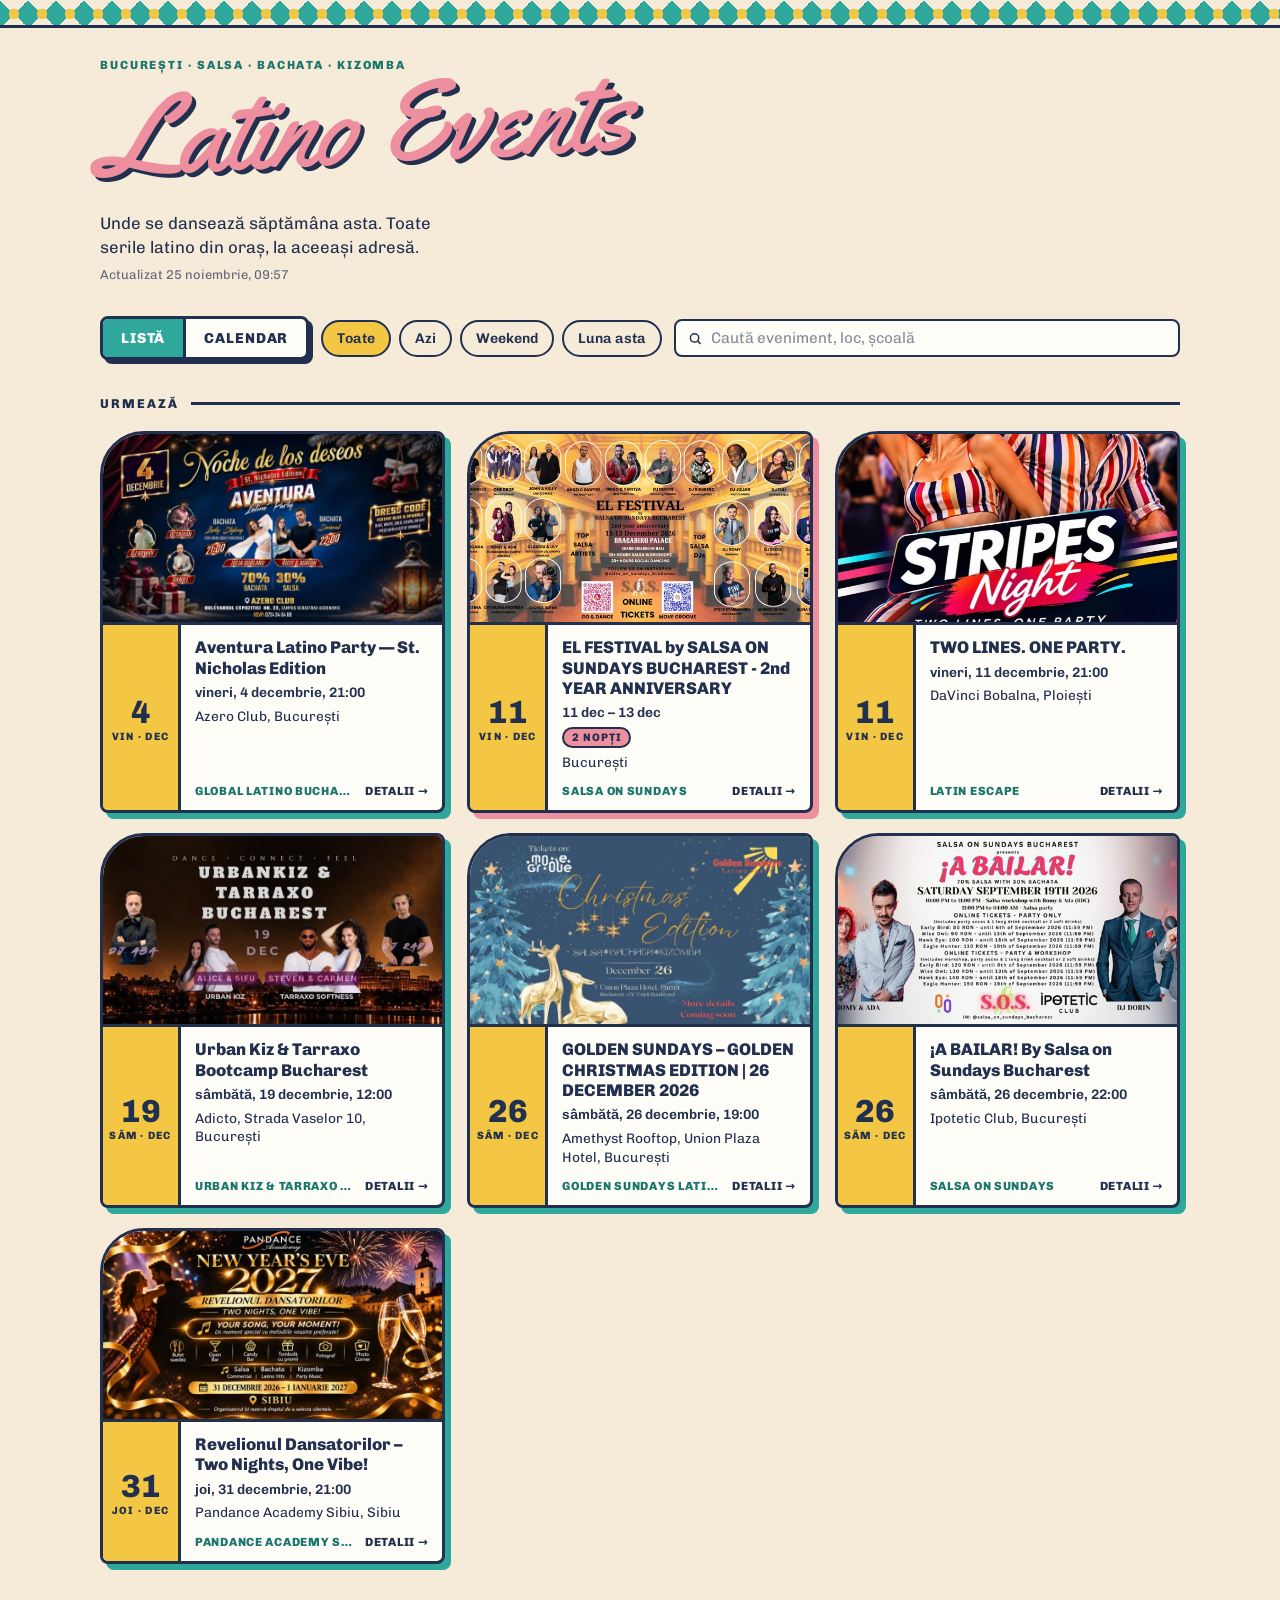
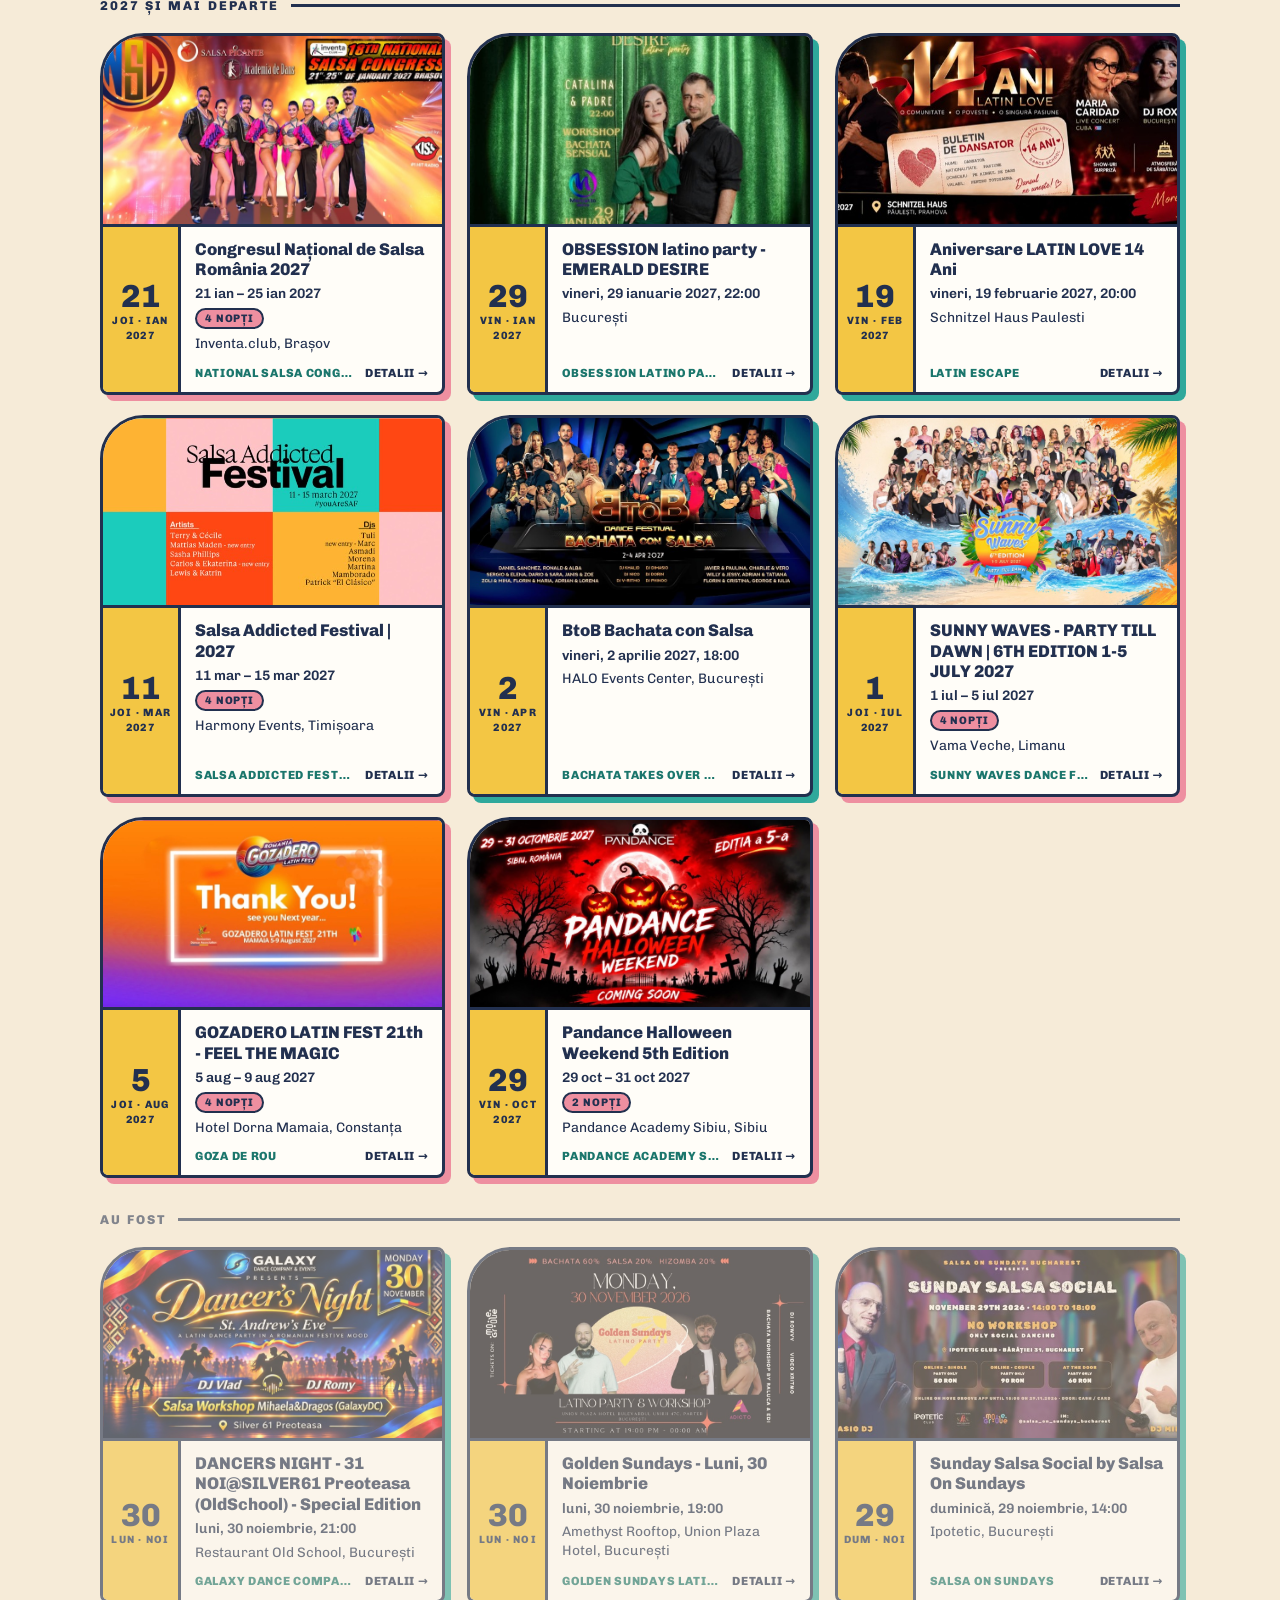
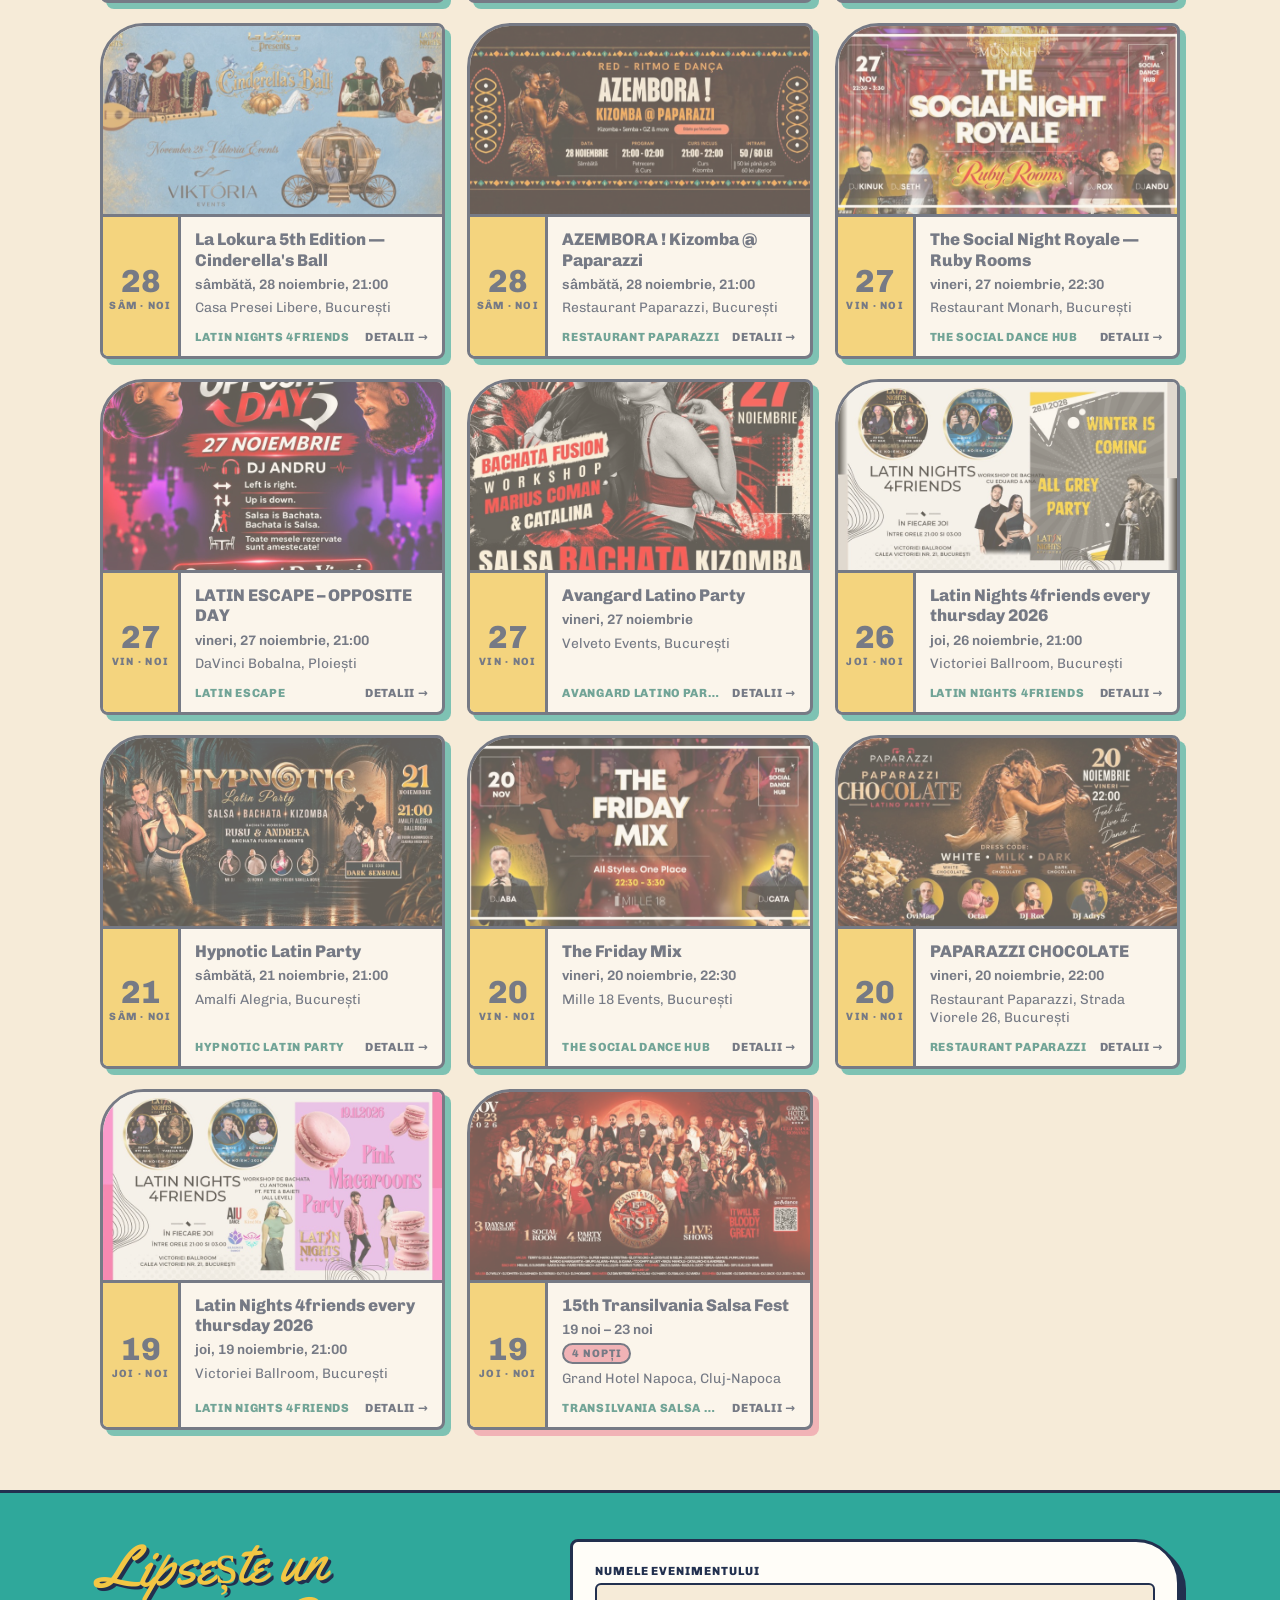
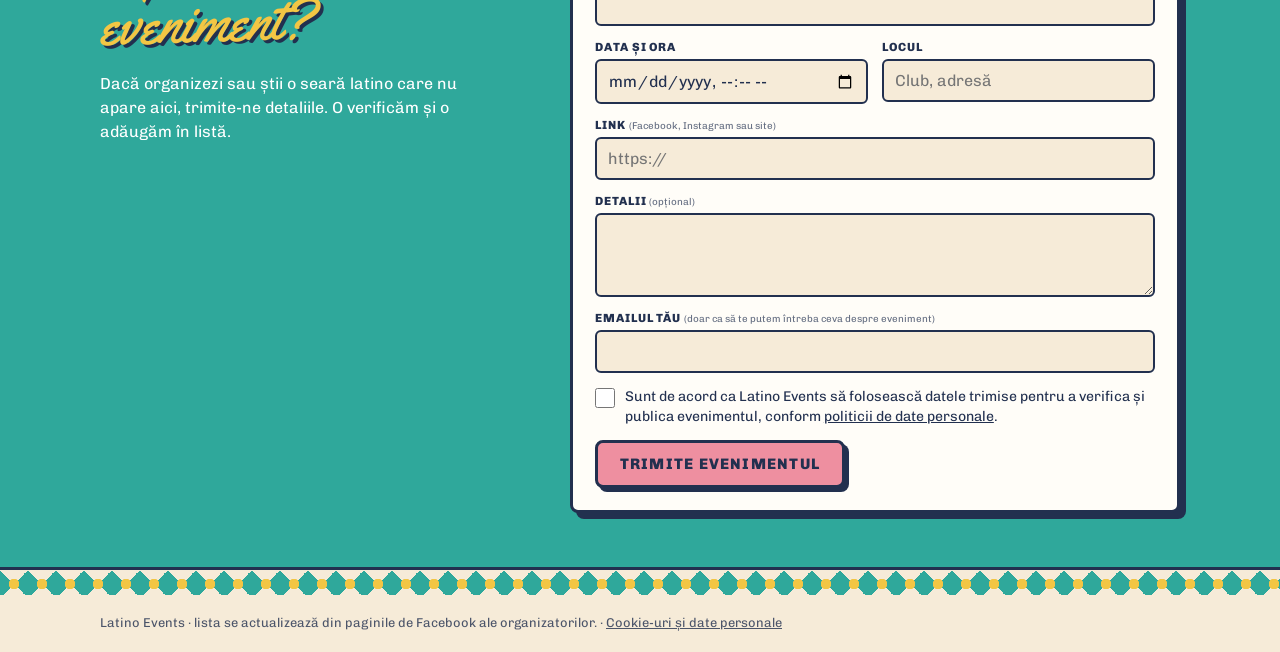
<file: index.html>
<!DOCTYPE html>
<html lang="ro">
<head>
<meta charset="UTF-8">
<meta name="viewport" content="width=device-width, initial-scale=1.0">
<title>Latino Events — Evenimente latino în București</title>
<meta name="description" content="Toate serile de salsa, bachata și kizomba din București, pe listă și pe calendar.">
<link rel="preconnect" href="https://fonts.googleapis.com">
<link href="https://fonts.googleapis.com/css2?family=Yellowtail&family=Chivo:wght@400;600;800&display=swap" rel="stylesheet">
<style>
  :root{
    --wall:   #F6EBD8;   /* perete văruit */
    --wall-2: #EADCC2;   /* umbră de perete, linii */
    --white:  #FFFDF8;
    --navy:   #22304F;   /* contur și text */
    --turq:   #2FA89B;
    --turq-d: #1B766C;   /* turcoaz pentru text mic */
    --turq-l: #9FDCD4;
    --pink:   #EE8FA0;
    --sun:    #F3C644;
    --red:    #D2452F;
    --hour-h: 44px;
  }
  *{ margin:0; padding:0; box-sizing:border-box; }
  html{ scroll-behavior:smooth; }
  body{
    background: var(--wall); color: var(--navy);
    font-family: 'Chivo', system-ui, sans-serif;
    min-height: 100vh;
  }
  ::selection{ background: var(--sun); color: var(--navy); }
  a{ color: inherit; }
  :focus-visible{ outline: 3px solid var(--red); outline-offset: 2px; }
  .page{ max-width: 1120px; margin: 0 auto; padding: 0 20px; }

  /* ---------- Friza de faianță ---------- */
  .tiles{
    height: 28px;
    background:
      radial-gradient(circle at 14px 14px, var(--sun) 5px, transparent 5.5px),
      conic-gradient(from 45deg, var(--turq) 25%, var(--wall) 0 50%, var(--turq) 0 75%, var(--wall) 0);
    background-size: 28px 28px;
    border-bottom: 3px solid var(--navy);
  }
  .tiles.bottom{ border-bottom: 0; border-top: 3px solid var(--navy); }

  /* ---------- Antet ---------- */
  header .page{ padding-top: 30px; padding-bottom: 8px; }
  .eyebrow{
    font-size: .74rem; font-weight: 800; letter-spacing: .16em; text-transform: uppercase;
    color: var(--turq-d);
  }
  h1{
    font-family: 'Yellowtail', cursive; font-weight: 400;
    font-size: clamp(3.6rem, 13vw, 7rem); line-height: .95;
    color: var(--pink); text-shadow: 4px 4px 0 var(--navy);
    transform: rotate(-3deg); transform-origin: left bottom;
    margin: 14px 0 8px; padding-right: .2em;
  }
  .tagline{ font-size: 1.05rem; max-width: 34ch; margin-top: 20px; line-height: 1.4; }
  .updated{ font-size: .8rem; margin-top: 8px; opacity: .7; }

  /* ---------- Bara de comenzi ---------- */
  .controls{ display: flex; flex-wrap: wrap; gap: 12px; align-items: center; padding: 26px 0 8px; }
  .seg{ display: inline-flex; border: 3px solid var(--navy); border-radius: 8px; overflow: hidden; background: var(--white); box-shadow: 4px 4px 0 var(--navy); }
  .seg button{
    font: 800 .9rem 'Chivo', sans-serif; letter-spacing: .06em; text-transform: uppercase;
    padding: 10px 18px; border: 0; background: none; color: var(--navy); cursor: pointer;
  }
  .seg button + button{ border-left: 3px solid var(--navy); }
  .seg button[aria-pressed="true"]{ background: var(--turq); color: #fff; }
  .chips{ display: flex; gap: 8px; flex-wrap: wrap; }
  .chip{
    font: 600 .88rem 'Chivo', sans-serif; padding: 8px 14px; cursor: pointer;
    background: transparent; color: var(--navy);
    border: 2px solid var(--navy); border-radius: 999px;
  }
  .chip:hover{ background: var(--white); }
  .chip.active{ background: var(--sun); }
  .search{
    flex: 1; min-width: 210px; margin-left: auto;
    display: flex; align-items: center; gap: 8px;
    background: var(--white); border: 2px solid var(--navy); border-radius: 8px; padding: 8px 12px;
  }
  .search input{ background: none; border: 0; outline: 0; width: 100%; color: var(--navy); font: 400 .95rem 'Chivo', sans-serif; }
  .search input::placeholder{ color: var(--navy); opacity: .55; }
  .search:focus-within{ outline: 3px solid var(--red); outline-offset: 2px; }

  .notice{ margin-top: 16px; background: var(--white); border: 2px dashed var(--navy); border-radius: 8px; padding: 10px 14px; font-size: .88rem; }

  /* ---------- Lista ---------- */
  .grid{ display: grid; gap: 20px 22px; grid-template-columns: repeat(auto-fill, minmax(310px, 1fr)); padding: 14px 0 60px; }
  .section-label{
    grid-column: 1 / -1; margin-top: 14px;
    font-weight: 800; font-size: .8rem; letter-spacing: .16em; text-transform: uppercase;
    display: flex; align-items: center; gap: 12px;
  }
  .section-label::after{ content: ''; flex: 1; height: 3px; background: var(--navy); }
  .section-label.past{ opacity: .55; }

  .card{
    display: flex; flex-direction: column; text-decoration: none;
    background: var(--white); border: 3px solid var(--navy);
    border-radius: 44px 8px 8px 8px; overflow: hidden;
    box-shadow: 6px 6px 0 var(--card-shadow, var(--turq));
    transition: transform .12s ease, box-shadow .12s ease;
  }
  .card:hover{ transform: translate(-2px,-2px); box-shadow: 8px 8px 0 var(--card-shadow, var(--turq)); }
  .card.t-festival{ --card-shadow: var(--pink); }
  div.card:hover{ transform: none; box-shadow: 6px 6px 0 var(--card-shadow, var(--turq)); }
  .card.is-past{ opacity: .6; }
  .photo{ aspect-ratio: 16/9; background-size: cover; background-position: center; border-bottom: 3px solid var(--navy); }
  .row{ display: grid; grid-template-columns: 78px 1fr; flex: 1; }
  .date{
    background: var(--sun); border-right: 3px solid var(--navy);
    text-align: center; padding: 14px 0 10px;
    display: flex; flex-direction: column; align-items: center; justify-content: center; gap: 2px;
  }
  .date b{ font-weight: 800; font-size: 2rem; line-height: 1; }
  .date i{ font-style: normal; font-weight: 800; font-size: .66rem; letter-spacing: .12em; text-transform: uppercase; }
  .info{ padding: 12px 14px 12px; display: flex; flex-direction: column; gap: 5px; min-width: 0; }
  .title{ font-weight: 800; font-size: 1.06rem; line-height: 1.2; overflow-wrap: anywhere; }
  .meta{ font-size: .86rem; line-height: 1.35; }
  .meta.when{ font-weight: 600; }
  .foot{ margin-top: auto; padding-top: 8px; display: flex; justify-content: space-between; gap: 10px; font-size: .74rem; font-weight: 800; letter-spacing: .06em; text-transform: uppercase; }
  .foot .src{ color: var(--turq-d); overflow: hidden; text-overflow: ellipsis; white-space: nowrap; }
  .foot .go{ white-space: nowrap; }
  .empty{ grid-column: 1 / -1; padding: 50px 10px; text-align: center; }
  .empty strong{ display: block; font-size: 1.15rem; margin-bottom: 6px; }

  /* ---------- Calendar ---------- */
  .cal-bar{ display: flex; flex-wrap: wrap; align-items: center; gap: 10px; padding: 14px 0 12px; }
  .cal-bar h2{ font-weight: 800; font-size: 1.15rem; margin-right: auto; }
  .btn{
    font: 800 .82rem 'Chivo', sans-serif; letter-spacing: .06em; text-transform: uppercase;
    background: var(--white); color: var(--navy); border: 2px solid var(--navy); border-radius: 8px;
    padding: 8px 12px; cursor: pointer;
  }
  .btn:hover{ background: var(--sun); }
  .cal-wrap{
    background: var(--white); border: 3px solid var(--navy); border-radius: 8px;
    box-shadow: 6px 6px 0 var(--turq); overflow-x: auto;
  }
  .cal{ display: grid; grid-template-columns: 46px repeat(7, minmax(150px, 1fr)); width: max-content; min-width: 100%; }
  .cal-head{
    background: var(--turq); color: #fff; border-bottom: 3px solid var(--navy);
    padding: 8px 8px 7px; font-weight: 800; font-size: .74rem; letter-spacing: .1em; text-transform: uppercase;
    border-left: 1px solid rgba(34,48,79,.35);
  }
  .cal-head b{ display: block; font-size: 1.25rem; letter-spacing: 0; line-height: 1.1; }
  .cal-head.today{ background: var(--sun); color: var(--navy); }
  .cal-head.corner{ border-left: 0; position: sticky; left: 0; z-index: 3; }
  .cal-loose{ border-left: 1px solid var(--wall-2); border-bottom: 3px solid var(--navy); padding: 4px; display: flex; flex-direction: column; gap: 4px; min-height: 12px; }
  .cal-loose.corner{ border-left: 0; position: sticky; left: 0; background: var(--white); z-index: 3; font-size: .6rem; font-weight: 800; text-transform: uppercase; letter-spacing: .04em; line-height: 1.15; padding: 5px 4px; }
  .hours{ position: sticky; left: 0; z-index: 3; background: var(--white); border-right: 2px solid var(--navy); }
  .hours div{ height: var(--hour-h); font-size: .7rem; font-weight: 600; padding: 3px 5px 0; text-align: right; }
  .day{
    position: relative; border-left: 1px solid var(--wall-2);
    background-image: linear-gradient(var(--wall-2) 1px, transparent 1px);
    background-size: 100% var(--hour-h);
  }
  .day.today{ background-color: #FFF6D6; }
  .day .midnight{ position: absolute; left: 0; right: 0; height: 0; border-top: 2px dashed var(--navy); opacity: .45; }
  .day .now{ position: absolute; left: 0; right: 0; height: 0; border-top: 3px solid var(--red); z-index: 2; }
  .blk{
    position: absolute; overflow: hidden; text-decoration: none;
    border: 2px solid var(--navy); border-bottom-style: dashed; border-radius: 6px;
    padding: 4px 6px; font-size: .74rem; line-height: 1.2;
    background: var(--white);
  }
  .blk:hover{ z-index: 4; box-shadow: 3px 3px 0 var(--navy); }
  .blk b{ display: block; font-weight: 800; overflow-wrap: break-word; hyphens: auto; }
  .blk.tight{ padding: 3px 4px; font-size: .68rem; }
  .blk.tight span i{ display: none; }
  .blk span{ display: block; font-size: .68rem; margin-top: 2px; }
  .blk.loose{ position: static; border-bottom-style: solid; }
  .t-petrecere.blk, .key .t-petrecere{ background: var(--turq-l); }
  .t-festival.blk, .key .t-festival{ background: var(--pink); }
  .nights{ align-self: flex-start; font-size: .68rem; font-weight: 800; letter-spacing: .08em; text-transform: uppercase; background: var(--pink); border: 2px solid var(--navy); border-radius: 999px; padding: 2px 8px; }
  .key{ display: flex; flex-wrap: wrap; gap: 6px 16px; font-size: .8rem; padding: 14px 0 60px; }
  .key i{ display: inline-block; width: 14px; height: 14px; border: 2px solid var(--navy); border-radius: 4px; vertical-align: -2px; margin-right: 6px; background: var(--white); }
  .key .note{ flex-basis: 100%; opacity: .75; }

  /* ---------- Formular ---------- */
  .ask{ background: var(--turq); border-top: 3px solid var(--navy); padding: 46px 0 54px; }
  .ask .page{ display: grid; grid-template-columns: minmax(0, 5fr) minmax(0, 7fr); gap: 34px; align-items: start; }
  .ask h2{ font-family: 'Yellowtail', cursive; font-weight: 400; font-size: clamp(2.6rem, 7vw, 3.6rem); line-height: 1; color: var(--sun); text-shadow: 3px 3px 0 var(--navy); transform: rotate(-2deg); transform-origin: left bottom; }
  .ask p{ color: #fff; margin-top: 18px; line-height: 1.5; max-width: 36ch; }
  form.box{ background: var(--white); border: 3px solid var(--navy); border-radius: 8px 44px 8px 8px; box-shadow: 6px 6px 0 var(--navy); padding: 22px; display: grid; grid-template-columns: 1fr 1fr; gap: 14px; }
  .f{ display: flex; flex-direction: column; gap: 5px; }
  .f.wide{ grid-column: 1 / -1; }
  .f label{ font-size: .74rem; font-weight: 800; letter-spacing: .08em; text-transform: uppercase; }
  .f label small{ font-weight: 400; letter-spacing: 0; text-transform: none; opacity: .7; }
  .f input, .f textarea{ font: 400 1rem 'Chivo', sans-serif; color: var(--navy); background: var(--wall); border: 2px solid var(--navy); border-radius: 6px; padding: 10px 11px; width: 100%; }
  .f textarea{ min-height: 84px; resize: vertical; }
  .hp{ position: absolute; left: -9999px; }
  .agree{ grid-column: 1 / -1; display: flex; gap: 10px; align-items: flex-start; font-size: .88rem; line-height: 1.4; cursor: pointer; }
  .agree input{ flex: none; width: 20px; height: 20px; margin-top: 1px; accent-color: var(--turq-d); }
  .send{ grid-column: 1 / -1; display: flex; flex-wrap: wrap; align-items: center; gap: 14px; }
  .send button{ font: 800 .95rem 'Chivo', sans-serif; letter-spacing: .08em; text-transform: uppercase; background: var(--pink); color: var(--navy); border: 3px solid var(--navy); border-radius: 8px; padding: 12px 22px; cursor: pointer; box-shadow: 4px 4px 0 var(--navy); }
  .send button:hover{ background: var(--sun); }
  .send button:disabled{ opacity: .6; cursor: wait; }
  .status{ font-size: .9rem; font-weight: 600; flex: 1; min-width: 200px; }
  .status.err{ color: #A32A17; }

  footer .page{ padding-top: 20px; padding-bottom: 22px; font-size: .8rem; opacity: .8; }

  [hidden]{ display: none !important; }
  @media (max-width: 760px){
    .ask .page{ grid-template-columns: 1fr; }
    .search{ margin-left: 0; flex-basis: 100%; }
  }
  @media (max-width: 480px){
    .page{ padding: 0 16px; }
    form.box{ grid-template-columns: 1fr; padding: 16px; }
    .grid{ grid-template-columns: 1fr; }
  }
  @media (prefers-reduced-motion: reduce){
    *{ transition: none !important; }
    html{ scroll-behavior: auto; }
  }
</style>
</head>
<body>

<div class="tiles" aria-hidden="true"></div>

<header>
  <div class="page">
    <div class="eyebrow">București · Salsa · Bachata · Kizomba</div>
    <h1>Latino Events</h1>
    <p class="tagline">Unde se dansează săptămâna asta. Toate serile latino din oraș, la aceeași adresă.</p>
    <p class="updated" id="updated"></p>
  </div>
</header>

<main class="page">
  <div class="notice" id="notice" hidden></div>

  <div class="controls">
    <div class="seg" role="group" aria-label="Mod de afișare">
      <button type="button" data-view="lista" aria-pressed="true">Listă</button>
      <button type="button" data-view="calendar" aria-pressed="false">Calendar</button>
    </div>
    <div class="chips" id="chips" role="group" aria-label="Filtrează după dată">
      <button type="button" class="chip active" data-filter="toate">Toate</button>
      <button type="button" class="chip" data-filter="azi">Azi</button>
      <button type="button" class="chip" data-filter="weekend">Weekend</button>
      <button type="button" class="chip" data-filter="luna">Luna asta</button>
    </div>
    <label class="search">
      <svg width="15" height="15" viewBox="0 0 24 24" fill="none" stroke="currentColor" stroke-width="2.5" aria-hidden="true"><circle cx="11" cy="11" r="7"/><path d="m21 21-4.3-4.3"/></svg>
      <input type="search" id="q" placeholder="Caută eveniment, loc, școală" aria-label="Caută evenimente">
    </label>
  </div>

  <section id="viewLista">
    <div class="grid" id="grid" aria-live="polite"></div>
  </section>

  <section id="viewCalendar" hidden>
    <div class="cal-bar">
      <h2 id="calTitle"></h2>
      <button type="button" class="btn" id="calPrev" aria-label="Săptămâna anterioară">←</button>
      <button type="button" class="btn" id="calNow">Săptămâna asta</button>
      <button type="button" class="btn" id="calNext" aria-label="Săptămâna următoare">→</button>
    </div>
    <div class="cal-wrap" id="calWrap"><div class="cal" id="cal"></div></div>
    <div class="key">
      <span><i class="t-petrecere"></i>Petrecere</span>
      <span><i class="t-festival"></i>Festival pe mai multe zile</span>
      <span class="note">Facebook nu spune când se termină o seară, așa că fiecare bloc are 4 ore, cu marginea de jos punctată. Ce începe după miezul nopții stă în coloana serii dinainte. Festivalurile și evenimentele fără oră anunțată stau în rândul de sus.</span>
    </div>
  </section>
</main>

<section class="ask" id="lipseste">
  <div class="page">
    <div>
      <h2>Lipsește un eveniment?</h2>
      <p>Dacă organizezi sau știi o seară latino care nu apare aici, trimite-ne detaliile. O verificăm și o adăugăm în listă.</p>
    </div>
    <form class="box" name="eveniment-lipsa" method="POST" data-netlify="true" netlify-honeypot="bot-field" id="form">
      <input type="hidden" name="form-name" value="eveniment-lipsa">
      <p class="hp"><label>Nu completa: <input name="bot-field" tabindex="-1" autocomplete="off"></label></p>
      <div class="f wide">
        <label for="f-titlu">Numele evenimentului</label>
        <input id="f-titlu" name="titlu" required maxlength="140">
      </div>
      <div class="f">
        <label for="f-data">Data și ora</label>
        <input id="f-data" name="data" type="datetime-local" required>
      </div>
      <div class="f">
        <label for="f-loc">Locul</label>
        <input id="f-loc" name="locatie" required maxlength="140" placeholder="Club, adresă">
      </div>
      <div class="f wide">
        <label for="f-link">Link <small>(Facebook, Instagram sau site)</small></label>
        <input id="f-link" name="link" type="url" placeholder="https://">
      </div>
      <div class="f wide">
        <label for="f-det">Detalii <small>(opțional)</small></label>
        <textarea id="f-det" name="detalii" maxlength="1000"></textarea>
      </div>
      <div class="f wide">
        <label for="f-contact">Emailul tău <small>(doar ca să te putem întreba ceva despre eveniment)</small></label>
        <input id="f-contact" name="contact" type="email" autocomplete="email" required>
      </div>
      <label class="agree">
        <input type="checkbox" name="acord_gdpr" value="da" required>
        <span>Sunt de acord ca Latino Events să folosească datele trimise pentru a verifica și publica evenimentul, conform <a href="politica.html#date" target="_blank" rel="noopener">politicii de date personale</a>.</span>
      </label>
      <div class="send">
        <button type="submit" id="sendBtn">Trimite evenimentul</button>
        <span class="status" id="status" role="status"></span>
      </div>
    </form>
  </div>
</section>

<div class="tiles bottom" aria-hidden="true"></div>
<footer><div class="page">Latino Events · lista se actualizează din paginile de Facebook ale organizatorilor. · <a href="politica.html">Cookie-uri și date personale</a></div></footer>

<script>
/* ============================================================
   Latino Events — citește events.json, afișează listă și calendar
   ============================================================ */

const LUNI = {
  'ianuarie':0,'ian':0, 'februarie':1,'feb':1, 'martie':2,'mar':2,
  'aprilie':3,'apr':3, 'mai':4, 'iunie':5,'iun':5, 'iulie':6,'iul':6,
  'august':7,'aug':7, 'septembrie':8,'sept':8,'sep':8, 'octombrie':9,'oct':9,
  'noiembrie':10,'noi':10,'nov':10, 'decembrie':11,'dec':11
};
const LUNI_SCURT = ['ian','feb','mar','apr','mai','iun','iul','aug','sep','oct','noi','dec'];
const ZILE_SCURT = ['dum','lun','mar','mie','joi','vin','sâm'];
const ZI_MS = 86400000;
const DURATA_ORE = 4;        // Facebook nu dă ora de sfârșit
const PRAG_NOAPTE = 5;       // ce începe înainte de 05:00 ține de seara dinainte

const esc = s => String(s ?? '').replace(/[&<>"']/g, c => ({'&':'&amp;','<':'&lt;','>':'&gt;','"':'&quot;',"'":'&#39;'}[c]));
const urlSigur = u => { u = String(u || '').trim(); return /^https?:\/\//i.test(u) || (u && !/^[a-z][a-z0-9+.-]*:/i.test(u) && !u.startsWith('//')) ? u : ''; };
const hhmm = d => String(d.getHours()).padStart(2,'0') + ':' + String(d.getMinutes()).padStart(2,'0');
const zi0 = d => new Date(d.getFullYear(), d.getMonth(), d.getDate());

/* Extrage data din textul brut de pe Facebook
   (ex: "Vi, 30 oct. la 23:00", "J, 19 nov. - 23 nov.", "J, 21 ian. 2027 - 25 ian. 2027") */
function parseDataRaw(raw){
  if(!raw) return null;
  const t = raw.toLowerCase().replace(/[.,]/g, ' ');
  const re = /(\d{1,2})\s+([a-zăâîșț]+)(?:\s+(20\d\d))?/g;
  const gasite = [];
  let m;
  while((m = re.exec(t))){
    const zi = parseInt(m[1], 10), luna = LUNI[m[2]];
    if(luna !== undefined && zi >= 1 && zi <= 31) gasite.push({ zi, luna, an: m[3] ? +m[3] : null });
  }
  if(!gasite.length) return null;

  const acum = new Date();
  const g = gasite[0];
  let an = g.an || acum.getFullYear();
  // fără an explicit: dacă data pare cu mult în urmă, e probabil anul viitor
  if(!g.an && new Date(an, g.luna, g.zi) < new Date(acum.getFullYear(), acum.getMonth(), acum.getDate() - 45)) an += 1;

  // ora apare doar dacă e scrisă explicit; altfel nu afișăm nicio oră
  const ora = t.match(/(\d{1,2}):(\d{2})/);
  const start = new Date(an, g.luna, g.zi, ora ? +ora[1] : 0, ora ? +ora[2] : 0);

  // interval (festival pe mai multe zile): a doua dată din text
  let sfarsit = null;
  const f = gasite[1];
  if(f){
    let anf = f.an || an;
    if(!f.an && f.luna < g.luna) anf += 1;
    const e = new Date(anf, f.luna, f.zi, 23, 59, 59);
    if(e > start) sfarsit = e;
  }
  return { start, sfarsit, areOra: !!ora };
}

function pregateste(ev){
  const p = parseDataRaw(ev.data_raw);
  return { ...ev, _data: p ? p.start : null, _sfarsit: p ? p.sfarsit : null, _areOra: p ? p.areOra : false,
           _tip: p && p.sfarsit ? 'festival' : 'petrecere' };
}

function azi0(){ return zi0(new Date()); }
function plusZile(d, n){ const x = new Date(d); x.setDate(x.getDate() + n); return x; }
function luni(d){ return plusZile(zi0(d), -((d.getDay() + 6) % 7)); }
const capat = ev => ev._sfarsit || ev._data;

/* Un eveniment [start, sfârșit] se potrivește dacă atinge fereastra [de, până) */
function atinge(ev, de, pana){ return ev._data < pana && capat(ev) >= de; }
function esteAzi(ev){ const a = azi0(); return atinge(ev, a, plusZile(a, 1)); }
function esteWeekend(ev){
  // weekendul curent sau următorul: vineri → duminică
  const vineri = plusZile(luni(new Date()), 4);
  return atinge(ev, vineri, plusZile(vineri, 3));
}
function esteLunaAsta(ev){
  const a = new Date();
  return atinge(ev, azi0(), new Date(a.getFullYear(), a.getMonth() + 1, 1));
}
function dataScurta(d){ return `${d.getDate()} ${LUNI_SCURT[d.getMonth()]}`; }

/* ---------- Stare ---------- */
let evenimente = [];
let filtruActiv = 'toate';
let query = '';
let vedere = 'lista';
let saptamana = luni(new Date());

function potrivesteCautarea(ev){
  const q = query.trim().toLowerCase();
  return !q || `${ev.titlu} ${ev.locatie} ${ev.sursa}`.toLowerCase().includes(q);
}

/* ---------- Lista ---------- */
const grid = document.getElementById('grid');

function card(ev){
  const d = ev._data, sf = ev._sfarsit;
  const anulAcum = new Date().getFullYear();
  const trecut = d && capat(ev) < azi0();
  const altAn = d && d.getFullYear() !== anulAcum;
  const data = d
    ? `<b>${d.getDate()}</b><i>${ZILE_SCURT[d.getDay()]} · ${LUNI_SCURT[d.getMonth()]}</i>${altAn ? `<i>${d.getFullYear()}</i>` : ''}`
    : `<b>?</b><i>dată</i>`;
  let cand;
  if(!d) cand = ev.data_raw || 'Dată neanunțată';
  else if(sf) cand = `${dataScurta(d)} – ${dataScurta(sf)}${sf.getFullYear() !== anulAcum ? ' ' + sf.getFullYear() : ''}`;
  else cand = d.toLocaleDateString('ro-RO', { weekday:'long', day:'numeric', month:'long', ...(altAn ? { year:'numeric' } : {}) })
            + (ev._areOra ? `, ${hhmm(d)}` : '');
  const nopti = sf ? Math.round((zi0(sf) - zi0(d)) / ZI_MS) : 0;   // nopți, nu zile: 21→25 = 4 nopți
  const img = urlSigur(ev.imagine);
  const poza = img ? `<div class="photo" style="background-image:url('${encodeURI(img).replace(/'/g, '%27')}')"></div>` : '';
  const link = urlSigur(ev.link);
  const cls = `card t-${ev._tip}${trecut ? ' is-past' : ''}`;
  return `
  <${link ? `a class="${cls}" href="${esc(link)}" target="_blank" rel="noopener"` : `div class="${cls}"`}>
    ${poza}
    <div class="row">
      <div class="date">${data}</div>
      <div class="info">
        <div class="title">${esc(ev.titlu || 'Eveniment')}</div>
        <div class="meta when">${esc(cand)}</div>
        ${nopti ? `<span class="nights">${nopti} ${nopti === 1 ? 'noapte' : 'nopți'}</span>` : ''}
        ${ev.locatie ? `<div class="meta">${esc(ev.locatie)}</div>` : ''}
        <div class="foot"><span class="src">${esc(ev.sursa || '')}</span>${link ? '<span class="go">Detalii →</span>' : ''}</div>
      </div>
    </div>
  </${link ? 'a' : 'div'}>`;
}

function randeazaLista(){
  const lista = evenimente.filter(ev => {
    if(!potrivesteCautarea(ev)) return false;
    if(filtruActiv === 'azi')     return ev._data && esteAzi(ev);
    if(filtruActiv === 'weekend') return ev._data && esteWeekend(ev);
    if(filtruActiv === 'luna')    return ev._data && esteLunaAsta(ev);
    return true;
  });

  if(!lista.length){
    const gol = !evenimente.length;
    grid.innerHTML = `<div class="empty"><strong>${gol ? 'Încă nu avem evenimente în listă' : 'Niciun eveniment găsit'}</strong>${
      gol ? 'Știi unul? <a href="#lipseste">Trimite-ni-l</a>.' : 'Schimbă filtrul sau caută altceva. Dacă lipsește, <a href="#lipseste">spune-ne</a>.'}</div>`;
    return;
  }

  const a0 = azi0(), anulAcum = new Date().getFullYear();
  const viitoare = lista.filter(e => e._data && capat(e) >= a0).sort((x, y) => x._data - y._data);
  const curand   = viitoare.filter(e => e._data.getFullYear() === anulAcum);
  const departe  = viitoare.filter(e => e._data.getFullYear() !== anulAcum);
  const faraData = lista.filter(e => !e._data);
  const trecute  = lista.filter(e => e._data && capat(e) < a0).sort((x, y) => y._data - x._data);
  let html = '';
  if(curand.length)   html += `<div class="section-label">Urmează</div>` + curand.map(card).join('');
  if(departe.length)  html += `<div class="section-label">${departe[0]._data.getFullYear()} și mai departe</div>` + departe.map(card).join('');
  if(faraData.length) html += `<div class="section-label">Dată neanunțată</div>` + faraData.map(card).join('');
  if(trecute.length)  html += `<div class="section-label past">Au fost</div>` + trecute.map(card).join('');
  grid.innerHTML = html;
}

/* ---------- Calendar ---------- */
const cal = document.getElementById('cal');

/* Seara de care ține evenimentul și ora lui pe axa serii (01:00 → 25) */
function peSeara(d){
  const tarziu = d.getHours() < PRAG_NOAPTE;
  const zi = new Date(d); zi.setHours(0,0,0,0);
  return { zi: tarziu ? plusZile(zi, -1) : zi, ora: d.getHours() + d.getMinutes() / 60 + (tarziu ? 24 : 0) };
}

/* Așază pe coloane evenimentele care se suprapun */
function asazaColoane(items){
  items.sort((a, b) => a.start - b.start || a.end - b.end);
  let grup = [], capat = -Infinity;
  const inchide = () => {
    const n = Math.max(...grup.map(i => i.col)) + 1;
    grup.forEach(i => i.cols = n);
  };
  for(const it of items){
    if(grup.length && it.start >= capat){ inchide(); grup = []; capat = -Infinity; }
    const ocupate = grup.filter(g => g.end > it.start).map(g => g.col);
    let c = 0; while(ocupate.includes(c)) c++;
    it.col = c; grup.push(it); capat = Math.max(capat, it.end);
  }
  if(grup.length) inchide();
  return items;
}

function blocHtml(ev, cls, stil, continut){
  const link = urlSigur(ev.link);
  const titlu = esc(ev.titlu || '') + (ev.locatie ? ' · ' + esc(ev.locatie) : '');
  return link
    ? `<a class="${cls}" style="${stil}" title="${titlu}" href="${esc(link)}" target="_blank" rel="noopener">${continut}</a>`
    : `<div class="${cls}" style="${stil}" title="${titlu}">${continut}</div>`;
}

function randeazaCalendar(){
  const sfarsit = plusZile(saptamana, 7);
  const dum = plusZile(saptamana, 6);
  document.getElementById('calTitle').textContent =
    saptamana.getMonth() === dum.getMonth()
      ? `${saptamana.getDate()} – ${dum.getDate()} ${dum.toLocaleDateString('ro-RO', { month:'long', year:'numeric' })}`
      : `${saptamana.getDate()} ${LUNI_SCURT[saptamana.getMonth()]} – ${dum.getDate()} ${LUNI_SCURT[dum.getMonth()]} ${dum.getFullYear()}`;

  const zile = Array.from({ length: 7 }, () => ({ cuOra: [], faraOra: [] }));
  for(const ev of evenimente){
    if(!ev._data || !potrivesteCautarea(ev)) continue;
    if(ev._sfarsit || !ev._areOra){
      // festival sau fără oră: câte o etichetă în rândul de sus, pentru fiecare zi acoperită
      for(let i = 0; i < 7; i++){
        const d = plusZile(saptamana, i);
        if(d >= zi0(ev._data) && d <= zi0(capat(ev))) zile[i].faraOra.push(ev);
      }
      continue;
    }
    const s = peSeara(ev._data);
    if(s.zi < saptamana || s.zi >= sfarsit) continue;
    zile[Math.round((s.zi - saptamana) / ZI_MS)].cuOra.push({ ev, start: s.ora, end: s.ora + DURATA_ORE });
  }

  const toate = zile.flatMap(z => z.cuOra);
  const oraStart = Math.min(18, ...toate.map(i => Math.floor(i.start)));
  const oraEnd   = Math.min(30, Math.max(28, ...toate.map(i => Math.ceil(i.end))));
  const H = parseFloat(getComputedStyle(document.documentElement).getPropertyValue('--hour-h'));
  const acum = new Date(), searaAcum = peSeara(acum);

  let html = `<div class="cal-head corner"></div>`;
  for(let i = 0; i < 7; i++){
    const d = plusZile(saptamana, i);
    html += `<div class="cal-head${+d === +azi0() ? ' today' : ''}" data-zi="${i}">${ZILE_SCURT[d.getDay()]}<b>${d.getDate()}</b></div>`;
  }

  if(zile.some(z => z.faraOra.length)){
    html += `<div class="cal-loose corner">toată ziua</div>`;
    for(const z of zile){
      html += `<div class="cal-loose">${z.faraOra.map(ev =>
        blocHtml(ev, `blk loose t-${ev._tip}`, '', `<b>${esc(ev.titlu || 'Eveniment')}</b>`)).join('')}</div>`;
    }
  }

  html += `<div class="hours">`;
  for(let h = oraStart; h < oraEnd; h++) html += `<div>${String(h % 24).padStart(2,'0')}</div>`;
  html += `</div>`;

  zile.forEach((z, i) => {
    const d = plusZile(saptamana, i);
    html += `<div class="day${+d === +azi0() ? ' today' : ''}" style="height:${(oraEnd - oraStart) * H}px">`;
    if(oraStart < 24 && oraEnd > 24) html += `<div class="midnight" style="top:${(24 - oraStart) * H}px"></div>`;
    if(+searaAcum.zi === +d && searaAcum.ora >= oraStart && searaAcum.ora < oraEnd)
      html += `<div class="now" style="top:${(searaAcum.ora - oraStart) * H}px"></div>`;
    for(const it of asazaColoane(z.cuOra)){
      const top = (it.start - oraStart) * H;
      const inalt = (Math.min(it.end, oraEnd) - it.start) * H - 2;
      const w = 100 / it.cols;
      html += blocHtml(it.ev, `blk t-${it.ev._tip}${it.cols > 2 ? ' tight' : ''}`,
        `top:${top}px;height:${inalt}px;left:calc(${it.col * w}% + 2px);width:calc(${w}% - 4px)`,
        `<b>${esc(it.ev.titlu || 'Eveniment')}</b><span>${hhmm(it.ev._data)}${it.ev.locatie ? '<i style="font-style:normal"> · ' + esc(it.ev.locatie) + '</i>' : ''}</span>`);
    }
    html += `</div>`;
  });
  cal.innerHTML = html;

  // pe ecrane înguste, adu ziua de azi (sau prima zi cu evenimente) în vedere
  const wrap = document.getElementById('calWrap');
  let tinta = Math.round((azi0() - saptamana) / ZI_MS);
  if(tinta < 0 || tinta > 6) tinta = zile.findIndex(z => z.cuOra.length || z.faraOra.length);
  const cap = cal.querySelector(`.cal-head[data-zi="${tinta}"]`);
  wrap.scrollLeft = cap ? Math.max(0, cap.offsetLeft - 46) : 0;
}

/* ---------- Comenzi ---------- */
function randeaza(){ vedere === 'lista' ? randeazaLista() : randeazaCalendar(); }

document.querySelectorAll('.seg button').forEach(btn => btn.addEventListener('click', () => {
  vedere = btn.dataset.view;
  document.querySelectorAll('.seg button').forEach(b => b.setAttribute('aria-pressed', b === btn));
  document.getElementById('viewLista').hidden = vedere !== 'lista';
  document.getElementById('viewCalendar').hidden = vedere !== 'calendar';
  document.getElementById('chips').hidden = vedere !== 'lista';
  randeaza();
}));
document.querySelectorAll('.chip').forEach(btn => btn.addEventListener('click', () => {
  document.querySelectorAll('.chip').forEach(b => b.classList.remove('active'));
  btn.classList.add('active');
  filtruActiv = btn.dataset.filter;
  randeaza();
}));
document.getElementById('q').addEventListener('input', e => { query = e.target.value; randeaza(); });
document.getElementById('calPrev').addEventListener('click', () => { saptamana = plusZile(saptamana, -7); randeazaCalendar(); });
document.getElementById('calNext').addEventListener('click', () => { saptamana = plusZile(saptamana, 7); randeazaCalendar(); });
document.getElementById('calNow').addEventListener('click', () => { saptamana = luni(new Date()); randeazaCalendar(); });

/* ---------- Formular (Netlify Forms) ---------- */
const form = document.getElementById('form');
form.addEventListener('submit', e => {
  e.preventDefault();
  const status = document.getElementById('status');
  const btn = document.getElementById('sendBtn');
  btn.disabled = true; status.className = 'status'; status.textContent = 'Se trimite…';
  fetch('/', {
    method: 'POST',
    headers: { 'Content-Type': 'application/x-www-form-urlencoded' },
    body: new URLSearchParams(new FormData(form)).toString()
  })
    .then(r => { if(!r.ok) throw new Error(r.status); })
    .then(() => { form.reset(); status.textContent = 'Am primit, mulțumim! Îl verificăm și îl adăugăm.'; })
    .catch(() => { status.className = 'status err'; status.textContent = 'Nu s-a putut trimite. Mai încearcă o dată peste câteva minute.'; })
    .finally(() => { btn.disabled = false; });
});

/* ---------- Încărcare date ---------- */
function demo(){
  // date de exemplu, relative la săptămâna curentă, ca să se vadă lista și calendarul
  const l = luni(new Date());
  const zi = (n, ora) => { const d = plusZile(l, n); return `${d.getDate()} ${Object.keys(LUNI).find(k => LUNI[k] === d.getMonth())}${ora ? ', ' + ora : ''}`; };
  return [
    { titlu:'Salsa Night cu orchestră live', data_raw: zi(5,'21:00'), locatie:'Club Exemplu, Lipscani', sursa:'Exemplu Club Latino', link:'https://example.com/' },
    { titlu:'Kizomba Social', data_raw: zi(5,'22:30'), locatie:'Studio Exemplu', sursa:'Exemplu Kiz', link:'https://example.com/' },
    { titlu:'Salsa & Bachata Party', data_raw: zi(4,'21:30'), locatie:'Terasa Exemplu', sursa:'Exemplu Club Latino', link:'https://example.com/' },
    { titlu:'Afterparty Bachata', data_raw: zi(6,'00:30'), locatie:'Club Exemplu', sursa:'Exemplu Club Latino', link:'https://example.com/' },
    { titlu:'Festival Exemplu', data_raw: zi(4) + ' - ' + zi(6), locatie:'Hotel Exemplu', sursa:'Exemplu Festival' },
    { titlu:'Social fără oră anunțată', data_raw: zi(2), locatie:'Școala Exemplu', sursa:'Exemplu Școala Salsa', link:'https://example.com/' }
  ];
}

fetch('./events.json')
  .then(r => { if(!r.ok) throw new Error(r.status); return r.json(); })
  .then(data => {
    evenimente = (data.events || []).map(pregateste);
    if(data.actualizat_la){
      const d = new Date(data.actualizat_la);
      document.getElementById('updated').textContent =
        'Actualizat ' + d.toLocaleDateString('ro-RO', { day:'numeric', month:'long' }) + ', ' + hhmm(d);
    }
    randeaza();
  })
  .catch(() => {
    const n = document.getElementById('notice');
    n.textContent = 'Nu am găsit events.json, așa că vezi evenimente de exemplu.';
    n.hidden = false;
    evenimente = demo().map(pregateste);
    randeaza();
  });
</script>
</body>
</html>
</file>
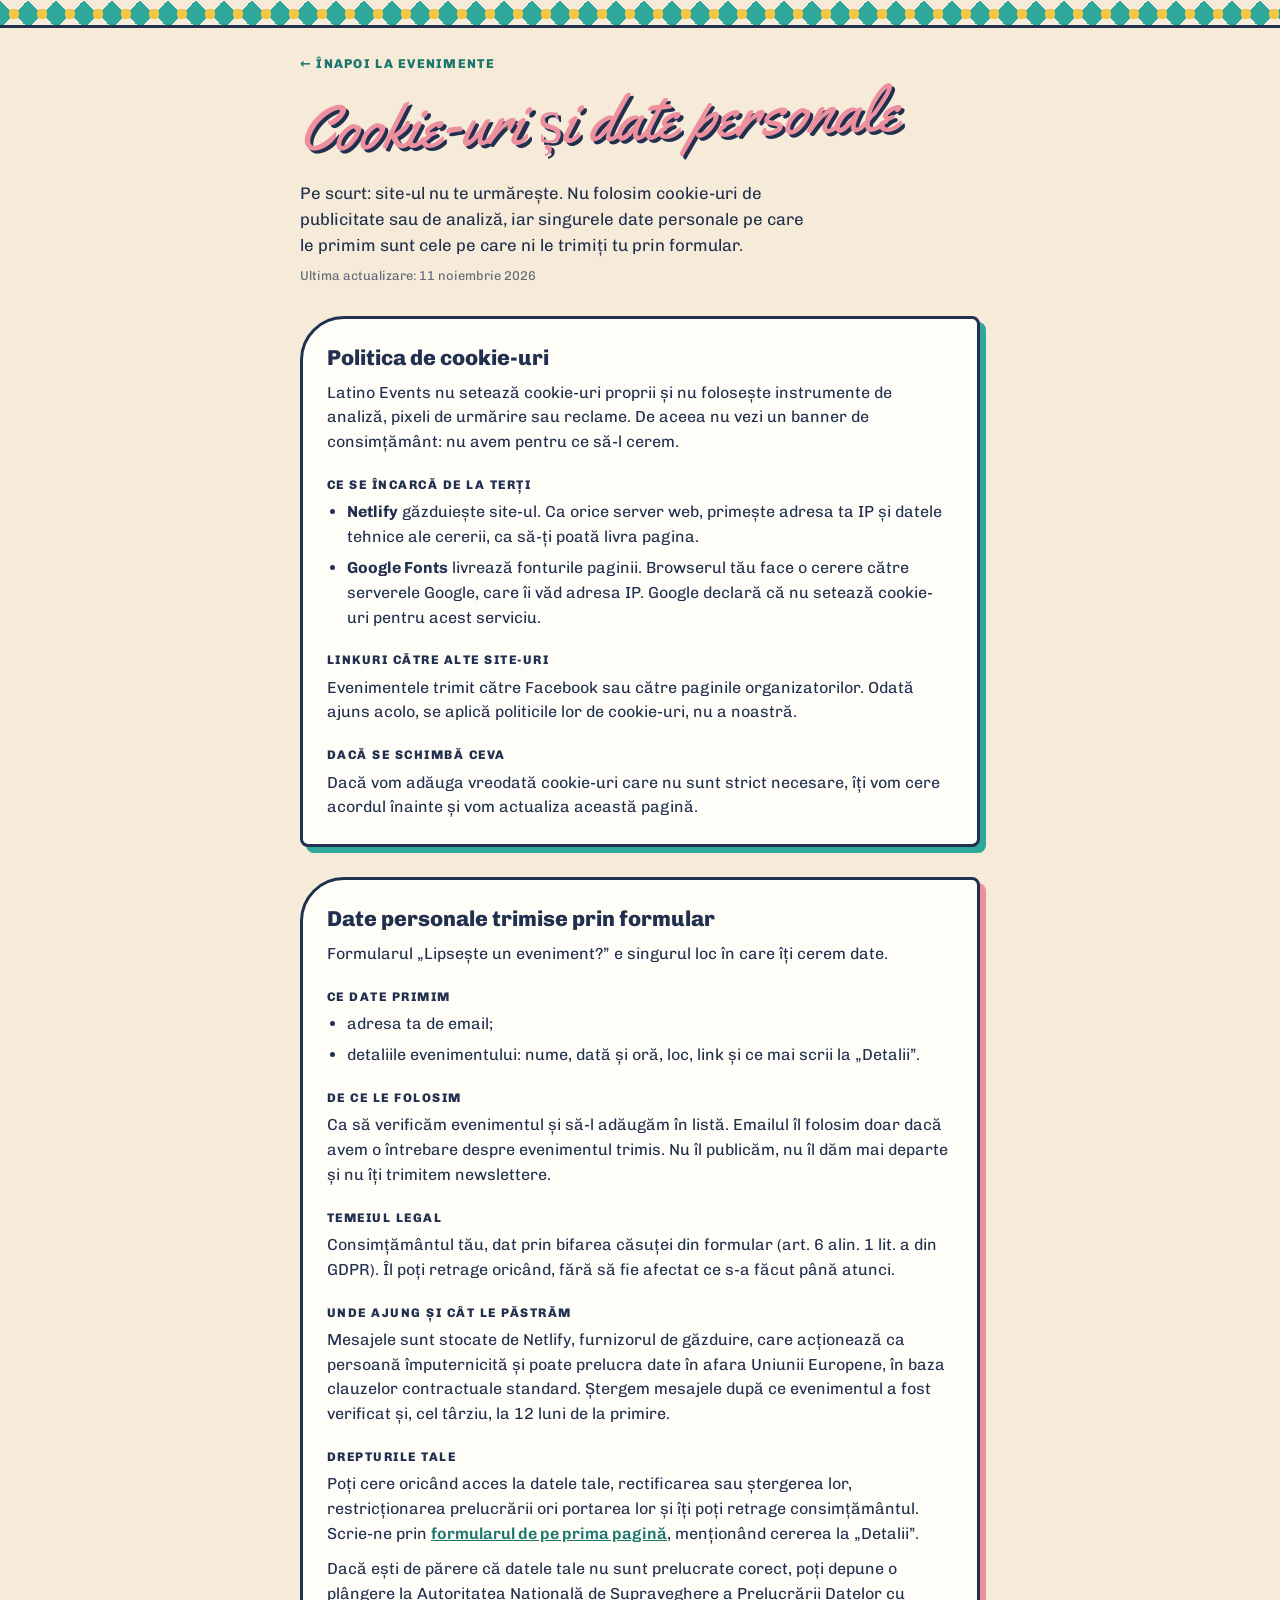
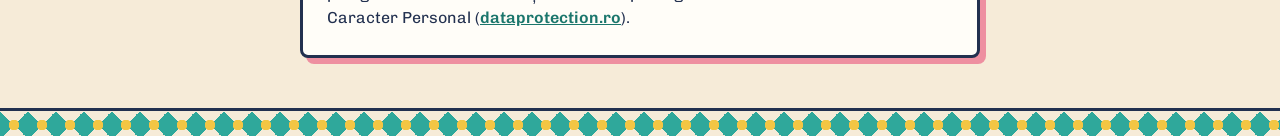
<file: politica.html>
<!DOCTYPE html>
<html lang="ro">
<head>
<meta charset="UTF-8">
<meta name="viewport" content="width=device-width, initial-scale=1.0">
<title>Cookie-uri și date personale — Latino Events</title>
<link rel="preconnect" href="https://fonts.googleapis.com">
<link href="https://fonts.googleapis.com/css2?family=Yellowtail&family=Chivo:wght@400;600;800&display=swap" rel="stylesheet">
<style>
  :root{ --wall:#F6EBD8; --white:#FFFDF8; --navy:#22304F; --turq:#2FA89B; --turq-d:#1B766C; --pink:#EE8FA0; --sun:#F3C644; --red:#D2452F; }
  *{ margin:0; padding:0; box-sizing:border-box; }
  body{ background:var(--wall); color:var(--navy); font-family:'Chivo',system-ui,sans-serif; line-height:1.55; }
  a{ color:var(--turq-d); font-weight:600; }
  :focus-visible{ outline:3px solid var(--red); outline-offset:2px; }
  .tiles{
    height:28px;
    background:
      radial-gradient(circle at 14px 14px, var(--sun) 5px, transparent 5.5px),
      conic-gradient(from 45deg, var(--turq) 25%, var(--wall) 0 50%, var(--turq) 0 75%, var(--wall) 0);
    background-size:28px 28px; border-bottom:3px solid var(--navy);
  }
  .tiles.bottom{ border-bottom:0; border-top:3px solid var(--navy); margin-top:50px; }
  .page{ max-width:720px; margin:0 auto; padding:0 20px; }
  .back{ display:inline-block; margin-top:26px; font-size:.8rem; font-weight:800; letter-spacing:.1em; text-transform:uppercase; text-decoration:none; }
  h1{ font-family:'Yellowtail',cursive; font-weight:400; font-size:clamp(2.6rem,9vw,4rem); line-height:1; color:var(--pink); text-shadow:3px 3px 0 var(--navy); transform:rotate(-2deg); transform-origin:left bottom; margin:22px 0 18px; }
  .lead{ font-size:1.05rem; max-width:52ch; }
  .updated{ font-size:.8rem; opacity:.7; margin-top:8px; }
  section{ background:var(--white); border:3px solid var(--navy); border-radius:44px 8px 8px 8px; box-shadow:6px 6px 0 var(--turq); padding:26px 24px 24px; margin-top:30px; }
  section#date{ box-shadow:6px 6px 0 var(--pink); }
  h2{ font-size:1.35rem; font-weight:800; line-height:1.2; margin-bottom:10px; }
  h3{ font-size:.78rem; font-weight:800; letter-spacing:.12em; text-transform:uppercase; margin:20px 0 6px; }
  p + p{ margin-top:10px; }
  ul{ padding-left:20px; }
  li + li{ margin-top:6px; }
  @media (max-width:480px){ .page{ padding:0 16px; } section{ padding:22px 16px 18px; } }
</style>
</head>
<body>
<div class="tiles" aria-hidden="true"></div>

<main class="page">
  <a class="back" href="./">← Înapoi la evenimente</a>
  <h1>Cookie-uri și date personale</h1>
  <p class="lead">Pe scurt: site-ul nu te urmărește. Nu folosim cookie-uri de publicitate sau de analiză, iar singurele date personale pe care le primim sunt cele pe care ni le trimiți tu prin formular.</p>
  <p class="updated">Ultima actualizare: 11 noiembrie 2026</p>

  <section id="cookies">
    <h2>Politica de cookie-uri</h2>
    <p>Latino Events nu setează cookie-uri proprii și nu folosește instrumente de analiză, pixeli de urmărire sau reclame. De aceea nu vezi un banner de consimțământ: nu avem pentru ce să-l cerem.</p>

    <h3>Ce se încarcă de la terți</h3>
    <ul>
      <li><strong>Netlify</strong> găzduiește site-ul. Ca orice server web, primește adresa ta IP și datele tehnice ale cererii, ca să-ți poată livra pagina.</li>
      <li><strong>Google Fonts</strong> livrează fonturile paginii. Browserul tău face o cerere către serverele Google, care îi văd adresa IP. Google declară că nu setează cookie-uri pentru acest serviciu.</li>
    </ul>

    <h3>Linkuri către alte site-uri</h3>
    <p>Evenimentele trimit către Facebook sau către paginile organizatorilor. Odată ajuns acolo, se aplică politicile lor de cookie-uri, nu a noastră.</p>

    <h3>Dacă se schimbă ceva</h3>
    <p>Dacă vom adăuga vreodată cookie-uri care nu sunt strict necesare, îți vom cere acordul înainte și vom actualiza această pagină.</p>
  </section>

  <section id="date">
    <h2>Date personale trimise prin formular</h2>
    <p>Formularul „Lipsește un eveniment?” e singurul loc în care îți cerem date.</p>

    <h3>Ce date primim</h3>
    <ul>
      <li>adresa ta de email;</li>
      <li>detaliile evenimentului: nume, dată și oră, loc, link și ce mai scrii la „Detalii”.</li>
    </ul>

    <h3>De ce le folosim</h3>
    <p>Ca să verificăm evenimentul și să-l adăugăm în listă. Emailul îl folosim doar dacă avem o întrebare despre evenimentul trimis. Nu îl publicăm, nu îl dăm mai departe și nu îți trimitem newslettere.</p>

    <h3>Temeiul legal</h3>
    <p>Consimțământul tău, dat prin bifarea căsuței din formular (art. 6 alin. 1 lit. a din GDPR). Îl poți retrage oricând, fără să fie afectat ce s-a făcut până atunci.</p>

    <h3>Unde ajung și cât le păstrăm</h3>
    <p>Mesajele sunt stocate de Netlify, furnizorul de găzduire, care acționează ca persoană împuternicită și poate prelucra date în afara Uniunii Europene, în baza clauzelor contractuale standard. Ștergem mesajele după ce evenimentul a fost verificat și, cel târziu, la 12 luni de la primire.</p>

    <h3>Drepturile tale</h3>
    <p>Poți cere oricând acces la datele tale, rectificarea sau ștergerea lor, restricționarea prelucrării ori portarea lor și îți poți retrage consimțământul. Scrie-ne prin <a href="./#lipseste">formularul de pe prima pagină</a>, menționând cererea la „Detalii”.</p>
    <p>Dacă ești de părere că datele tale nu sunt prelucrate corect, poți depune o plângere la Autoritatea Națională de Supraveghere a Prelucrării Datelor cu Caracter Personal (<a href="https://www.dataprotection.ro" target="_blank" rel="noopener">dataprotection.ro</a>).</p>
  </section>
</main>

<div class="tiles bottom" aria-hidden="true"></div>
</body>
</html>
</file>
